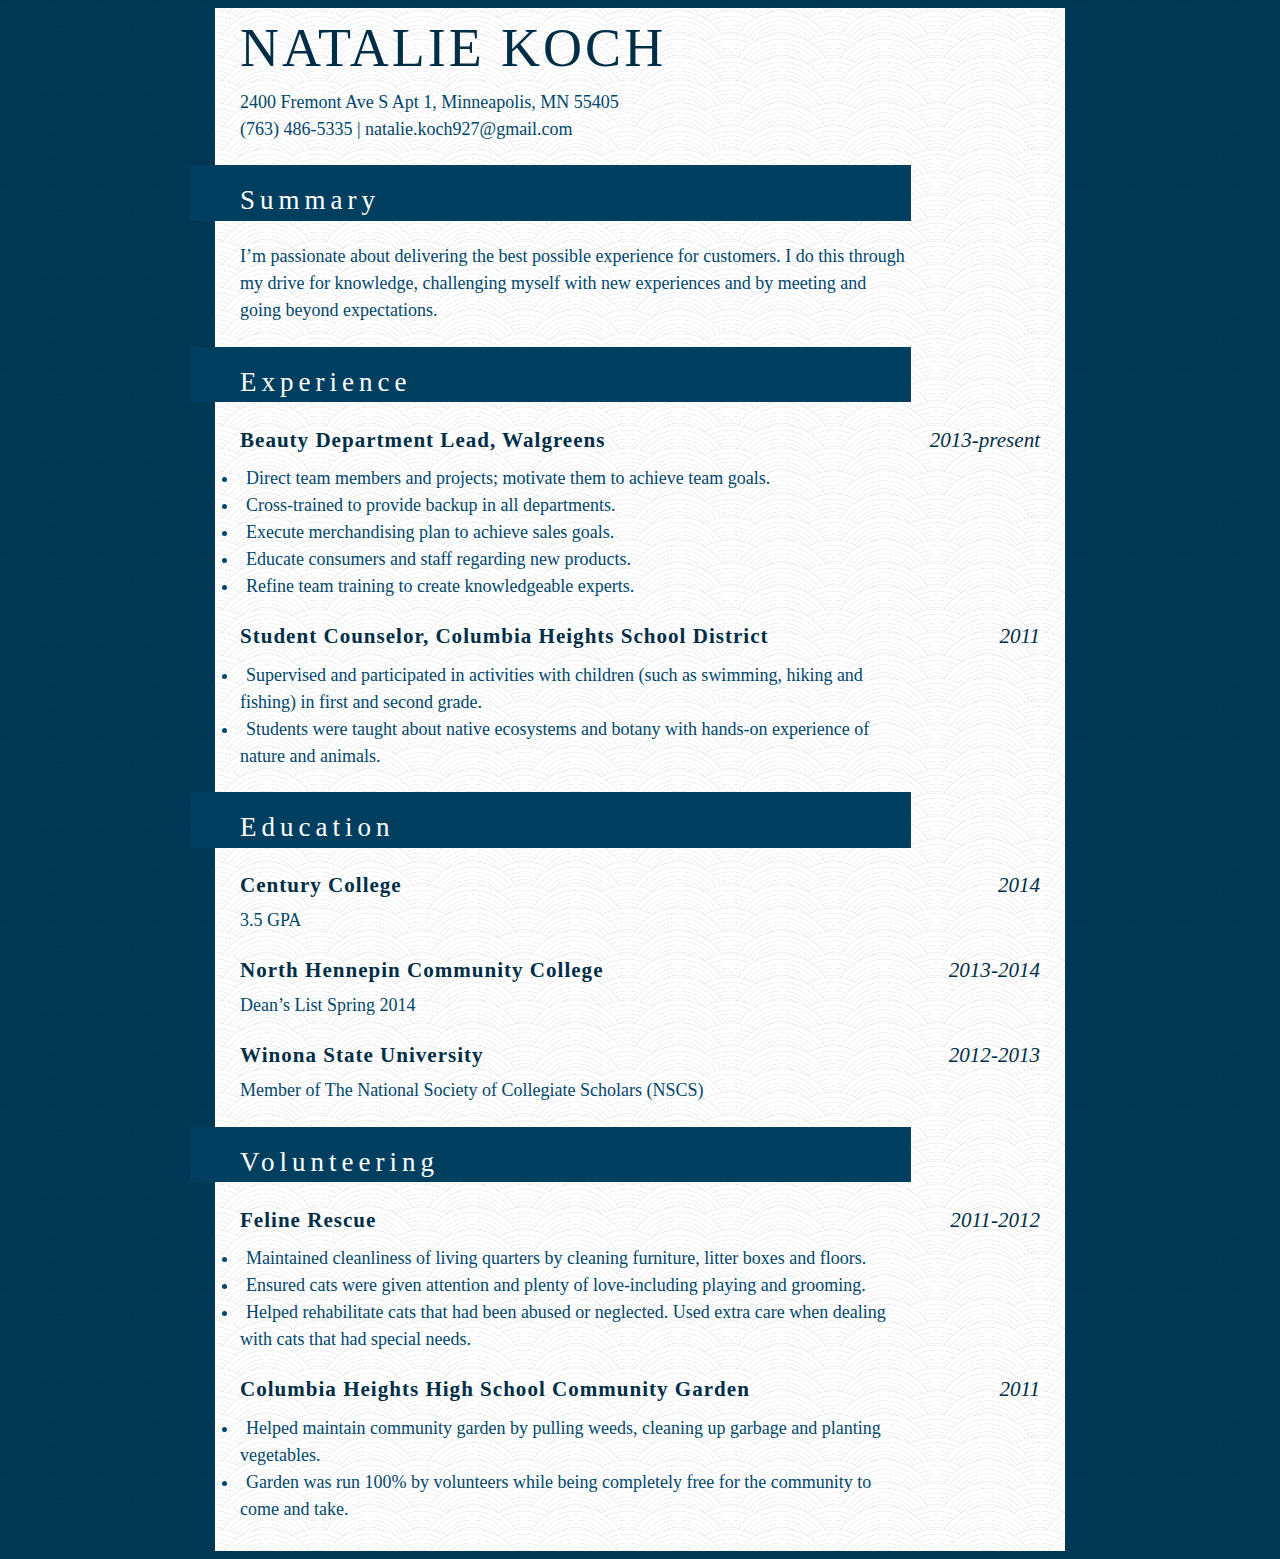
<file: index.html>
<!DOCTYPE html>
<html>
	<head>
		<link rel="stylesheet" href="main.css">
	</head>
	<body>
		<main>
			<h1>Natalie Koch</h1>
			<p class="contactinfo">2400 Fremont Ave S Apt 1, Minneapolis, MN 55405 
			<br>(763) 486-5335 | <a href="mailto:natalie.koch927@gmail.com">natalie.koch927@gmail.com</a></p>

			<h2 class="summary">Summary</h2>
			<p class="info">I&rsquo;m passionate about delivering the best possible experience for customers. I do this through my drive for knowledge, challenging myself with new experiences and by meeting and going beyond&nbsp;expectations.
			</p>

			<section class="job">
				<h2>Experience</h2>
				<h3>Beauty Department Lead, Walgreens <span>2013-present</span></h3>
				<ul>
					<li>Direct team members and projects; motivate them to achieve team goals.</li>
					<li>Cross-trained to provide backup in all departments.</li>
					<li>Execute merchandising plan to achieve sales goals.</li>
					<li>Educate consumers and staff regarding new products.</li>
					<li>Refine team training to create knowledgeable experts.</li>
				</ul>
	

				<h3 class="job2">Student Counselor, Columbia Heights School District <span>2011</span> </h3>
				<ul>
					<li>Supervised and participated in activities with children (such as swimming, hiking and
					fishing) in first and second grade.
					</li>
					<li>Students were taught about native ecosystems and botany with hands-on experience of
					nature and&nbsp;animals.
					</li>
				</ul>
			</section>
			<section class="education">
				<h2>Education</h2>
				<h3>Century College <span>2014</span></h3>
				<p>3.5 GPA</p>

				<h3>North Hennepin Community College <span>2013-2014</span></h3>
				<p>Dean&rsquo;s List Spring 2014</p>

				<h3>Winona State University <span>2012-2013</span></h3>
				<p>Member of The National Society of Collegiate Scholars (NSCS)</p>
			</section>
			<section class="volunteering">
				<h2>Volunteering</h2>
				<h3>Feline Rescue <span>2011-2012</span></h3>
				<ul>
					<li>Maintained cleanliness of living quarters by cleaning furniture, litter boxes and&nbsp;floors.</li>
					<li>Ensured cats were given attention and plenty of love-including playing and&nbsp;grooming.</li>
					<li>Helped rehabilitate cats that had been abused or neglected. Used extra care when dealing with cats that had special needs.
					</li>
				</ul>

				<h3>Columbia Heights High School Community Garden <span>2011</span></h3>
				<ul>
					<li>Helped maintain community garden by pulling weeds, cleaning up garbage and planting
					vegetables.</li>
					<li>Garden was run 100% by volunteers while being completely free for the community to
					come and&nbsp;take.</li>
				</ul>
			</section>	
		</main>
	</body>
</html>
</file>
<file: main.css>
@keyframes fadein {
    from { opacity: 0; }
    to   { opacity: 1; }
}
body {
	background-color: #003855;
	background-image: url("arches.png");
	font-family: Georgia, serif;
	font-size: 18px;
	color: #00476B;
}
main {
	max-width: 800px;
	margin: auto;
	line-height: 1.5;
	box-sizing: content-box;
	background-color: white;
	padding: 0 25px 10px 25px;
	background-image: url("arches.png");
}
h1{
	margin: 0;
    font-size: 3em;
    font-weight: normal;
    text-transform: uppercase;
    letter-spacing: 3px;
    animation: fadein 2s;
    color: #002e47;
}
h2 {
	padding-top: 15px;  
	letter-spacing: 5px;
	font-weight: normal;
	color: white;
	background-color: #003f60;
	max-width: 671px;
    margin-left: -50px;
    padding-left: 50px;
    box-shadow: 1px 1px #002e47,
            2px 2px #002e47,
            3px 3px #002e47,
            4px 4px #002e47,
            5px 5px #002e47,
            6px 6px #002e47,
            7px 7px #002e47,
            8px 8px #002e47,
}
h3 {
	position: relative;
	letter-spacing: 1px;
	margin-bottom: 0em; 
	color: #002e47;
}
h3 span {
	font-weight: normal;
	font-style: italic;
	position: absolute;
	right: 0px;
	letter-spacing: normal;
}
.contactinfo {
	margin: 0;
	animation: fadein 2s;	

}
ul li {
	list-style-type: disc;
	list-style-position: inside;
	margin-left: -1em;
	padding-left: 1em;
	text-indent: -1em;
	max-width: 671px;
}
ul {
	margin-top: .5em;
	margin-left: 0;
	padding-left: 0;
}
p {
	margin-top: .3em;
	max-width: 671px;
}
a {
	color: #00476B;
	text-decoration: none;
}
a:hover {
	text-decoration: underline;
}
.summary {
	animation: fadein 2s .5s backwards;
}
.info {
	animation: fadein 2s .5s backwards;
}
.job {
	animation: fadein 2s 1s backwards;
}
.education {
	animation: fadein 2s 1.5s backwards;
}
.volunteering {
	animation: fadein 2s 2s backwards;
}
.job2 {
	animation: fadein 2s 1s backwards;
}
@media (max-width: 700px) {
	h3 span {
		position: static;
	}
}
</file>
